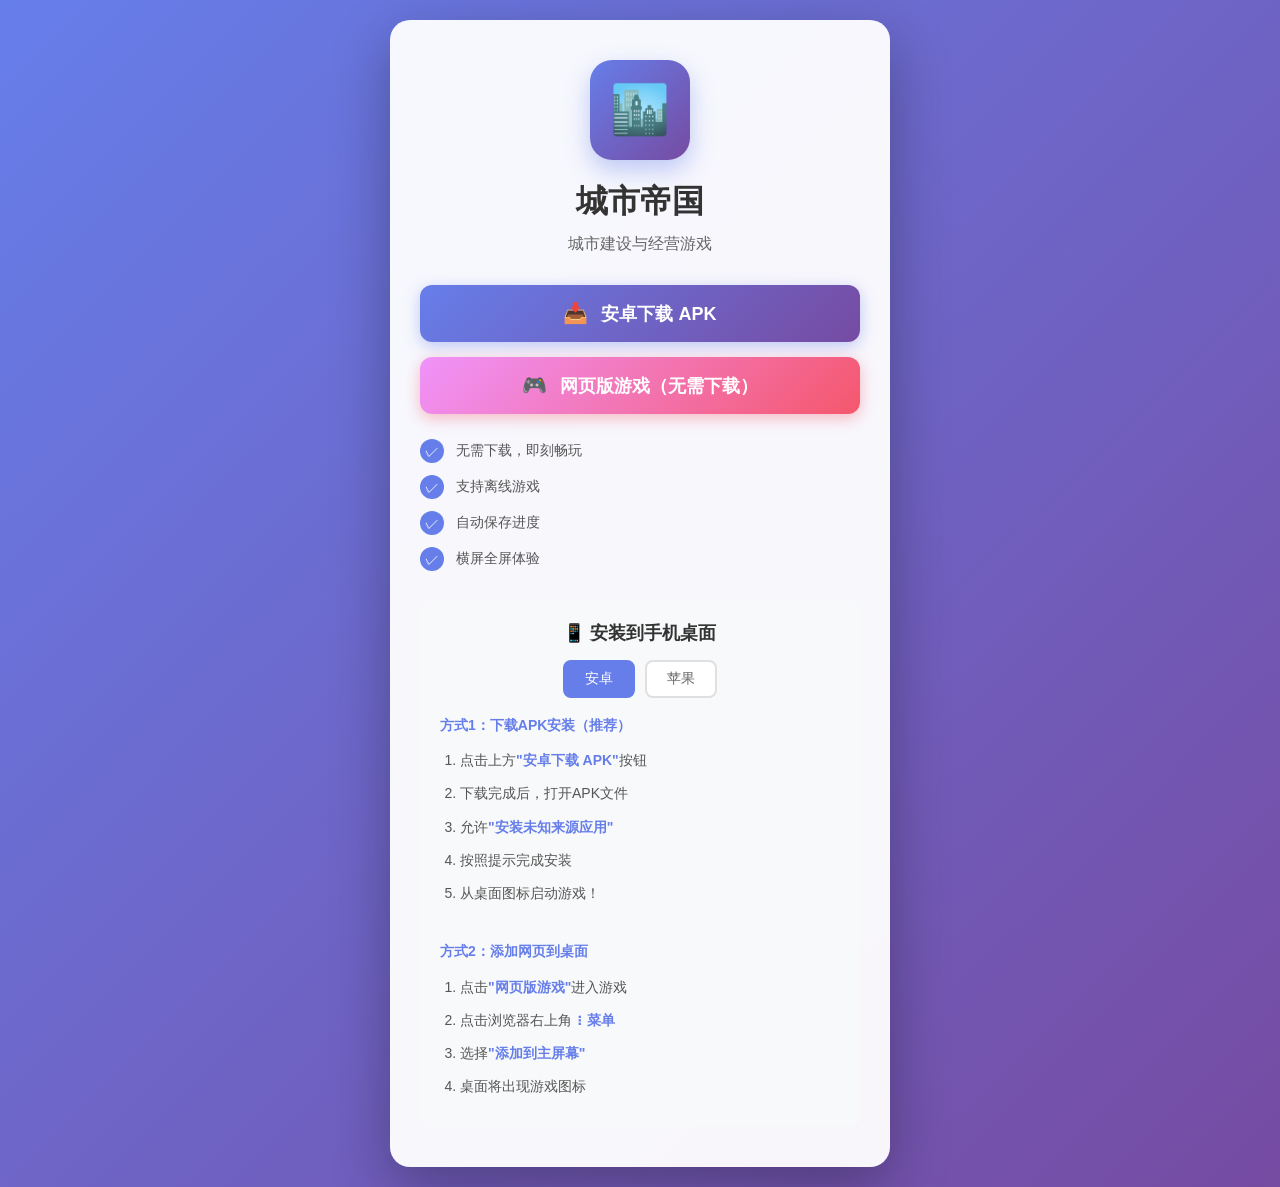
<file: index.html>
<!DOCTYPE html>
<html lang="zh-CN">
<head>
<meta charset="UTF-8">
<meta name="viewport" content="width=device-width, initial-scale=1.0">
<meta name="description" content="城市帝国 - 城市建设与经营游戏">
<title>城市帝国 - 下载</title>
<style>
* {
  margin: 0;
  padding: 0;
  box-sizing: border-box;
}

body {
  font-family: -apple-system, BlinkMacSystemFont, "Segoe UI", Roboto, "Helvetica Neue", Arial, "Noto Sans", sans-serif;
  background: linear-gradient(135deg, #667eea 0%, #764ba2 100%);
  min-height: 100vh;
  display: flex;
  align-items: center;
  justify-content: center;
  padding: 20px;
}

.container {
  max-width: 500px;
  width: 100%;
  background: rgba(255, 255, 255, 0.95);
  border-radius: 20px;
  padding: 40px 30px;
  box-shadow: 0 20px 60px rgba(0, 0, 0, 0.3);
  text-align: center;
}

.logo {
  width: 100px;
  height: 100px;
  margin: 0 auto 20px;
  background: linear-gradient(135deg, #667eea 0%, #764ba2 100%);
  border-radius: 22px;
  display: flex;
  align-items: center;
  justify-content: center;
  font-size: 48px;
  box-shadow: 0 10px 25px rgba(102, 126, 234, 0.4);
}

h1 {
  font-size: 32px;
  color: #333;
  margin-bottom: 10px;
}

.subtitle {
  color: #666;
  font-size: 16px;
  margin-bottom: 30px;
}

.download-btn {
  display: block;
  width: 100%;
  padding: 16px 32px;
  background: linear-gradient(135deg, #667eea 0%, #764ba2 100%);
  color: white;
  text-decoration: none;
  border-radius: 12px;
  font-size: 18px;
  font-weight: 600;
  margin-bottom: 15px;
  transition: all 0.3s ease;
  border: none;
  cursor: pointer;
  box-shadow: 0 4px 15px rgba(102, 126, 234, 0.4);
}

.download-btn:hover {
  transform: translateY(-2px);
  box-shadow: 0 6px 20px rgba(102, 126, 234, 0.6);
}

.download-btn:active {
  transform: translateY(0);
}

.platform-icon {
  display: inline-block;
  margin-right: 8px;
  font-size: 20px;
}

.web-btn {
  background: linear-gradient(135deg, #f093fb 0%, #f5576c 100%);
  box-shadow: 0 4px 15px rgba(245, 87, 108, 0.4);
}

.web-btn:hover {
  box-shadow: 0 6px 20px rgba(245, 87, 108, 0.6);
}

.install-guide {
  margin-top: 30px;
  padding: 20px;
  background: #f8f9fa;
  border-radius: 12px;
  text-align: left;
}

.install-guide h3 {
  color: #333;
  font-size: 18px;
  margin-bottom: 15px;
  text-align: center;
}

.install-steps {
  color: #555;
  font-size: 14px;
  line-height: 1.8;
}

.install-steps strong {
  color: #667eea;
  font-weight: 600;
}

.install-steps ol {
  margin-left: 20px;
  margin-top: 10px;
}

.install-steps li {
  margin-bottom: 8px;
}

.platform-tabs {
  display: flex;
  gap: 10px;
  margin-bottom: 15px;
  justify-content: center;
}

.tab-btn {
  padding: 8px 20px;
  background: white;
  border: 2px solid #e0e0e0;
  border-radius: 8px;
  cursor: pointer;
  font-size: 14px;
  transition: all 0.3s;
  color: #666;
}

.tab-btn.active {
  background: #667eea;
  color: white;
  border-color: #667eea;
}

.tab-content {
  display: none;
}

.tab-content.active {
  display: block;
}

.features {
  margin-top: 25px;
  text-align: left;
}

.feature-item {
  display: flex;
  align-items: center;
  margin-bottom: 12px;
  color: #555;
  font-size: 14px;
}

.feature-icon {
  width: 24px;
  height: 24px;
  background: #667eea;
  color: white;
  border-radius: 50%;
  display: flex;
  align-items: center;
  justify-content: center;
  margin-right: 12px;
  font-size: 14px;
  flex-shrink: 0;
}
</style>
</head>
<body>

<div class="container">
  <div class="logo">🏙️</div>
  <h1>城市帝国</h1>
  <p class="subtitle">城市建设与经营游戏</p>
  
  <button class="download-btn" onclick="downloadAPK()">
    <span class="platform-icon">📥</span>
    安卓下载 APK
  </button>
  
  <a href="cities.html" class="download-btn web-btn">
    <span class="platform-icon">🎮</span>
    网页版游戏（无需下载）
  </a>
  
  <div class="features">
    <div class="feature-item">
      <div class="feature-icon">✓</div>
      <span>无需下载，即刻畅玩</span>
    </div>
    <div class="feature-item">
      <div class="feature-icon">✓</div>
      <span>支持离线游戏</span>
    </div>
    <div class="feature-item">
      <div class="feature-icon">✓</div>
      <span>自动保存进度</span>
    </div>
    <div class="feature-item">
      <div class="feature-icon">✓</div>
      <span>横屏全屏体验</span>
    </div>
  </div>
  
  <div class="install-guide">
    <h3>📱 安装到手机桌面</h3>
    
    <div class="platform-tabs">
      <button class="tab-btn active" onclick="switchTab('android')">安卓</button>
      <button class="tab-btn" onclick="switchTab('ios')">苹果</button>
    </div>
    
    <div id="android-guide" class="tab-content active">
      <div class="install-steps">
        <strong>方式1：下载APK安装（推荐）</strong>
        <ol>
          <li>点击上方<strong>"安卓下载 APK"</strong>按钮</li>
          <li>下载完成后，打开APK文件</li>
          <li>允许<strong>"安装未知来源应用"</strong></li>
          <li>按照提示完成安装</li>
          <li>从桌面图标启动游戏！</li>
        </ol>
        <br>
        <strong>方式2：添加网页到桌面</strong>
        <ol>
          <li>点击<strong>"网页版游戏"</strong>进入游戏</li>
          <li>点击浏览器右上角 <strong>⋮ 菜单</strong></li>
          <li>选择<strong>"添加到主屏幕"</strong></li>
          <li>桌面将出现游戏图标</li>
        </ol>
      </div>
    </div>
    
    <div id="ios-guide" class="tab-content">
      <div class="install-steps">
        <strong>Safari浏览器：</strong>
        <ol>
          <li>点击<strong>"网页版游戏"</strong>进入游戏</li>
          <li>点击底部<strong>分享按钮</strong> <span style="font-size: 16px;">⎋</span></li>
          <li>向下滑动，选择<strong>"添加到主屏幕"</strong></li>
          <li>点击右上角<strong>"添加"</strong></li>
          <li>桌面将出现游戏图标，全屏体验！</li>
        </ol>
        <p style="margin-top: 15px; color: #999; font-size: 13px;">
          注：苹果系统不支持APK安装包，请使用网页版。
        </p>
      </div>
    </div>
  </div>
</div>

<script>
function switchTab(platform) {
  // 切换按钮状态
  document.querySelectorAll('.tab-btn').forEach(btn => {
    btn.classList.remove('active');
  });
  event.target.classList.add('active');
  
  // 切换内容
  document.querySelectorAll('.tab-content').forEach(content => {
    content.classList.remove('active');
  });
  document.getElementById(platform + '-guide').classList.add('active');
}

function downloadAPK() {
  // 直接下载APK文件
  const link = document.createElement('a');
  link.href = 'cityempire.apk';
  link.download = 'cityempire.apk';
  document.body.appendChild(link);
  link.click();
  document.body.removeChild(link);
  
  // 显示安装提示
  setTimeout(() => {
    alert('APK下载中...\n\n下载完成后：\n1. 打开APK文件\n2. 允许"安装未知来源应用"\n3. 按照提示完成安装\n4. 从桌面图标启动游戏！\n\n文件大小：约30MB');
  }, 500);
}
</script>

</body>
</html>
</file>
